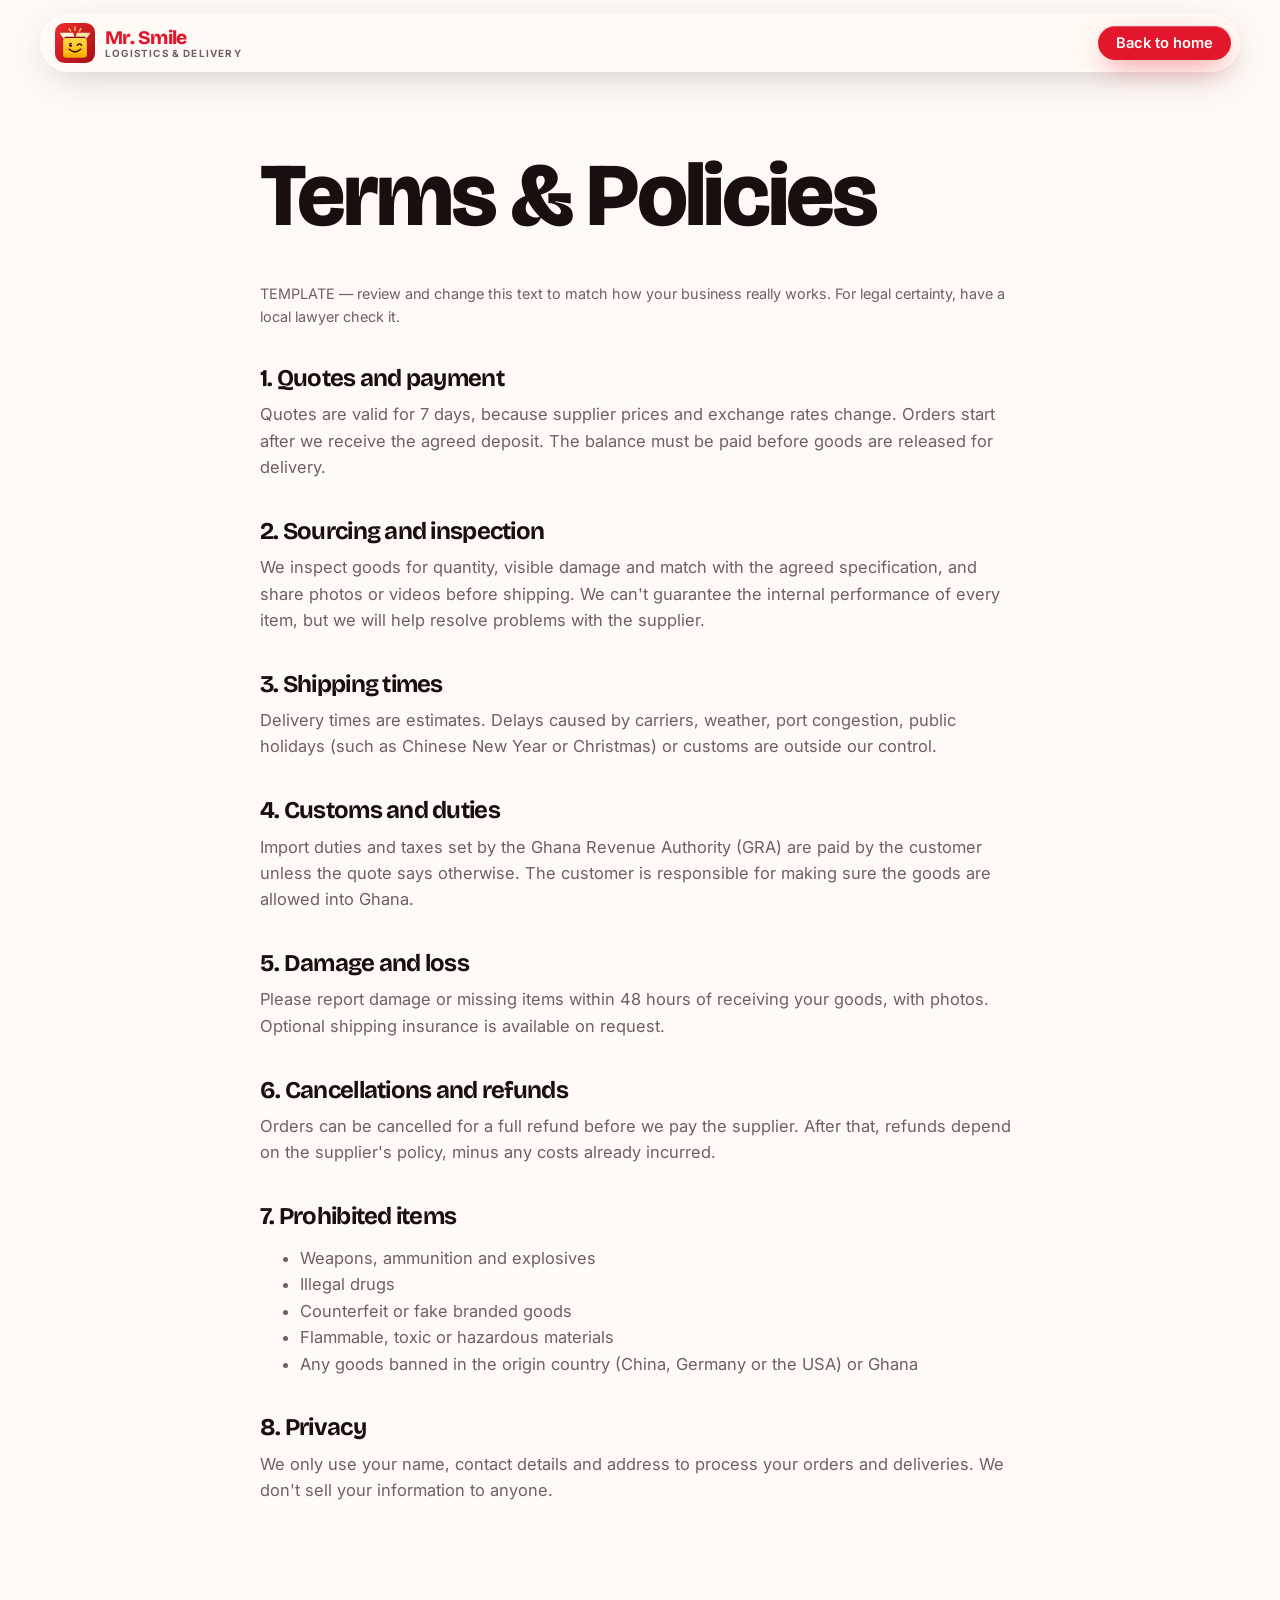
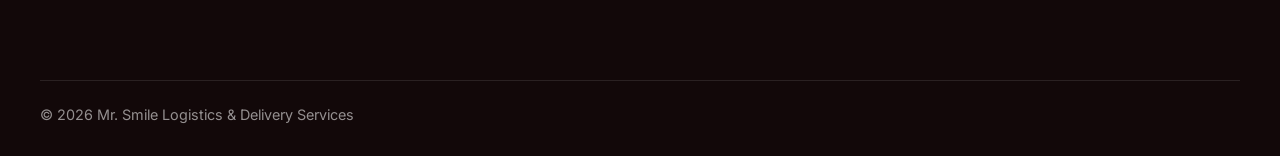
<file: terms.html>
<!doctype html>
<html lang="en">
<head>
  <meta charset="utf-8">
  <meta name="viewport" content="width=device-width, initial-scale=1">
  <title>Terms &amp; Policies | Mr. Smile Logistics</title>
  <link rel="icon" href="images/logo.svg" type="image/svg+xml">
  <link href="https://fonts.googleapis.com/css2?family=Bricolage+Grotesque:opsz,wght@12..96,500..800&family=Instrument+Serif:ital@1&family=Inter:wght@400;500;600;700&display=swap" rel="stylesheet">
  <link rel="stylesheet" href="styles.css?v=26">
</head>
<body>
<header class="header">
  <nav class="nav" aria-label="Main">
    <a href="index.html" class="logo"><img src="images/logo.svg" alt="" width="40" height="40"><span class="logo-text"><strong data-site="shortName"></strong><small>Logistics &amp; Delivery</small></span></a>
    <a href="index.html" class="btn btn-sm">Back to home</a>
  </nav>
</header>

<main class="legal container narrow">
  <h1>Terms &amp; Policies</h1>
  <p class="small">TEMPLATE — review and change this text to match how your business really works. For legal certainty, have a local lawyer check it.</p>

  <h2>1. Quotes and payment</h2>
  <p>Quotes are valid for 7 days, because supplier prices and exchange rates change. Orders start after we receive the agreed deposit. The balance must be paid before goods are released for delivery.</p>

  <h2>2. Sourcing and inspection</h2>
  <p>We inspect goods for quantity, visible damage and match with the agreed specification, and share photos or videos before shipping. We can't guarantee the internal performance of every item, but we will help resolve problems with the supplier.</p>

  <h2>3. Shipping times</h2>
  <p>Delivery times are estimates. Delays caused by carriers, weather, port congestion, public holidays (such as Chinese New Year or Christmas) or customs are outside our control.</p>

  <h2>4. Customs and duties</h2>
  <p>Import duties and taxes set by the Ghana Revenue Authority (GRA) are paid by the customer unless the quote says otherwise. The customer is responsible for making sure the goods are allowed into Ghana.</p>

  <h2>5. Damage and loss</h2>
  <p>Please report damage or missing items within 48 hours of receiving your goods, with photos. Optional shipping insurance is available on request.</p>

  <h2>6. Cancellations and refunds</h2>
  <p>Orders can be cancelled for a full refund before we pay the supplier. After that, refunds depend on the supplier's policy, minus any costs already incurred.</p>

  <h2>7. Prohibited items</h2>
  <ul>
    <li>Weapons, ammunition and explosives</li>
    <li>Illegal drugs</li>
    <li>Counterfeit or fake branded goods</li>
    <li>Flammable, toxic or hazardous materials</li>
    <li>Any goods banned in the origin country (China, Germany or the USA) or Ghana</li>
  </ul>

  <h2>8. Privacy</h2>
  <p>We only use your name, contact details and address to process your orders and deliveries. We don't sell your information to anyone.</p>
</main>

<footer class="footer">
  <div class="container footer-bottom">
    <p class="small">© <span id="year"></span> <span data-site="name"></span></p>
  </div>
</footer>

<script src="config.js?v=26"></script>
<script src="tracking.js?v=26"></script>
<script src="script.js?v=26"></script>
</body>
</html>
</file>
<file: styles.css>
/* =====================================================================
   Mr. Smile — 2026 design
   ===================================================================== */
:root {
  --red: #e3172b;
  --red-2: #ff4b3e;
  --red-dark: #9b0e1c;
  --yellow: #ffc933;
  --yellow-soft: #fff3cf;
  --ink: #1a0f10;
  --dark: #120809;
  --dark-2: #1d0f11;
  --bg: #fffaf6;
  --bg-soft: #fbf1ea;
  --white: #ffffff;

  --fg: var(--ink);
  --fg-muted: #6f6061;
  --line: rgba(26, 15, 16, .09);
  --card: #ffffff;

  --display: "Bricolage Grotesque", Inter, system-ui, sans-serif;
  --serif: "Instrument Serif", Georgia, serif;
  --body: Inter, system-ui, -apple-system, "Segoe UI", Roboto, sans-serif;

  --r-sm: 14px;
  --r: 24px;
  --r-lg: 36px;
  --shadow: 0 1px 2px rgba(26,15,16,.04), 0 12px 40px -12px rgba(26,15,16,.14);
  --shadow-lg: 0 30px 80px -20px rgba(26,15,16,.35);
  --ease: cubic-bezier(.2, .8, .2, 1);
}

*, *::before, *::after { box-sizing: border-box; }
html { scroll-behavior: smooth; scroll-padding-top: 96px; -webkit-text-size-adjust: 100%; }
body {
  margin: 0; font-family: var(--body); font-size: 16.5px; line-height: 1.6;
  color: var(--fg); background: var(--bg); -webkit-font-smoothing: antialiased; overflow-x: hidden;
}
img, svg { max-width: 100%; }
a { color: var(--red); text-underline-offset: 3px; }
h1, h2, h3 { font-family: var(--display); color: var(--fg); margin: 0 0 .45em; line-height: 1.02; letter-spacing: -.03em; font-weight: 700; }
h1 { font-size: clamp(2.8rem, 7vw, 5.6rem); font-weight: 800; }
h2 { font-size: clamp(2.1rem, 4.6vw, 3.6rem); }
h3 { font-size: 1.25rem; letter-spacing: -.015em; line-height: 1.2; }
h1 em, h2 em {
  font-family: var(--serif); font-style: italic; font-weight: 400; letter-spacing: -.01em;
}
p { margin: 0 0 1em; }
::selection { background: var(--yellow); color: var(--ink); }

.container { width: min(1200px, 100% - 32px); margin-inline: auto; }
.narrow { width: min(760px, 100% - 32px); }
.center { text-align: center; }
.section { position: relative; padding: clamp(80px, 11vw, 140px) 0; }
.section.soft { background: var(--bg-soft); }
.small { font-size: .9rem; color: var(--fg-muted); }
.light { color: var(--yellow) !important; }

.eyebrow {
  display: inline-flex; align-items: center; gap: 8px; margin: 0 0 18px;
  font-size: .78rem; font-weight: 700; text-transform: uppercase; letter-spacing: .14em; color: var(--red);
}
.eyebrow::before { content: ""; width: 18px; height: 2px; border-radius: 2px; background: currentColor; }
.head { max-width: 760px; margin-bottom: 48px; }
.head-row { max-width: none; display: flex; justify-content: space-between; align-items: flex-end; gap: 24px; flex-wrap: wrap; }
.head-row .section-sub { max-width: 380px; margin: 0; }
.section-sub { color: var(--fg-muted); font-size: 1.05rem; }

/* ---------- Buttons ---------- */
.btn {
  display: inline-flex; align-items: center; justify-content: center; gap: 10px;
  padding: 14px 24px; border-radius: 999px; border: 0; cursor: pointer;
  font: 600 1rem/1 var(--body); text-decoration: none; white-space: nowrap;
  background: var(--red); color: #fff;
  box-shadow: 0 10px 30px -8px rgba(227, 23, 43, .6), inset 0 1px 0 rgba(255,255,255,.25);
  transition: transform .25s var(--ease), box-shadow .25s var(--ease), background .25s;
}
.btn:hover { transform: translateY(-2px); background: var(--red-2); box-shadow: 0 16px 36px -10px rgba(227, 23, 43, .7); }
.btn .arrow { transition: transform .25s var(--ease); }
.btn:hover .arrow { transform: translateX(4px); }
.btn-lg { padding: 18px 30px; font-size: 1.05rem; }
.btn-sm { padding: 10px 18px; font-size: .92rem; }
.btn-block { width: 100%; }
.btn-glass {
  background: rgba(255,255,255,.1); color: #fff; box-shadow: inset 0 0 0 1px rgba(255,255,255,.25);
  backdrop-filter: blur(12px); -webkit-backdrop-filter: blur(12px);
}
.btn-glass:hover { background: rgba(255,255,255,.18); box-shadow: inset 0 0 0 1px rgba(255,255,255,.4); }
.btn-white { background: #fff; color: var(--ink); box-shadow: 0 10px 30px -10px rgba(0,0,0,.35); }
.btn-white:hover { background: var(--yellow); }
.btn-dark { background: var(--ink); box-shadow: 0 10px 30px -10px rgba(0,0,0,.4); }
.btn-dark:hover { background: #000; }
.wa-ico { width: 20px; height: 20px; fill: #25d366; }

/* ---------- Floating nav ---------- */
.header { position: fixed; top: 14px; left: 0; right: 0; z-index: 50; pointer-events: none; }
.nav {
  pointer-events: auto; width: min(1200px, 100% - 24px); margin-inline: auto;
  display: flex; align-items: center; gap: 18px; padding: 8px 8px 8px 14px;
  background: rgba(255, 250, 246, .72); border: 1px solid rgba(255,255,255,.6);
  backdrop-filter: saturate(180%) blur(18px); -webkit-backdrop-filter: saturate(180%) blur(18px);
  border-radius: 999px; box-shadow: 0 10px 40px -12px rgba(0,0,0,.25);
}
.logo { display: flex; align-items: center; gap: 10px; text-decoration: none; color: var(--fg); margin-right: auto; }
.logo img { width: 40px; height: 40px; flex-shrink: 0; }
.logo-text { display: flex; flex-direction: column; line-height: 1.05; }
.logo-text strong { font-family: var(--display); font-size: 1.2rem; font-weight: 800; letter-spacing: -.03em; color: var(--red); }
.logo-text small { font-size: .62rem; font-weight: 700; text-transform: uppercase; letter-spacing: .12em; color: var(--fg-muted); }
.logo.light .logo-text strong { color: #fff; }
.logo.light .logo-text small { color: var(--yellow); }
.links { display: flex; align-items: center; gap: 4px; }
.links a:not(.btn) {
  color: var(--fg); text-decoration: none; font-weight: 500; font-size: .93rem; padding: 9px 14px; border-radius: 999px;
  transition: background .2s;
}
.links a:not(.btn):hover { background: rgba(26,15,16,.06); }
.links-cta { display: none; }
.menu-btn { display: none; width: 44px; height: 44px; border-radius: 50%; border: 0; background: var(--ink); cursor: pointer; position: relative; }
.menu-btn span { position: absolute; left: 13px; right: 13px; height: 2px; background: #fff; border-radius: 2px; transition: transform .3s var(--ease); }
.menu-btn span:first-child { top: 18px; } .menu-btn span:last-child { top: 25px; }
.menu-btn[aria-expanded="true"] span:first-child { transform: translateY(3.5px) rotate(45deg); }
.menu-btn[aria-expanded="true"] span:last-child { transform: translateY(-3.5px) rotate(-45deg); }

/* ---------- Hero ---------- */
.hero {
  position: relative; isolation: isolate; overflow: hidden; background: var(--dark); color: #fff;
  padding: clamp(130px, 16vw, 180px) 0 0; min-height: 100svh; display: flex; flex-direction: column;
}
.hero-bg { position: absolute; inset: 0; z-index: -3; }
.hero-bg img { width: 100%; height: 100%; object-fit: cover; opacity: .38; filter: saturate(.9); transform: scale(1.05); }
.hero::before {
  content: ""; position: absolute; inset: 0; z-index: -2;
  background:
    linear-gradient(180deg, rgba(18,8,9,.55) 0%, rgba(18,8,9,.35) 40%, var(--dark) 100%),
    linear-gradient(90deg, rgba(18,8,9,.85) 0%, rgba(18,8,9,.2) 70%);
}
.hero::after { /* grain */
  content: ""; position: absolute; inset: 0; z-index: -1; opacity: .08; pointer-events: none; mix-blend-mode: overlay;
  background-image: url("data:image/svg+xml,%3Csvg xmlns='http://www.w3.org/2000/svg' width='160' height='160'%3E%3Cfilter id='n'%3E%3CfeTurbulence type='fractalNoise' baseFrequency='.9' numOctaves='3'/%3E%3C/filter%3E%3Crect width='100%25' height='100%25' filter='url(%23n)'/%3E%3C/svg%3E");
}
.aurora { position: absolute; inset: 0; z-index: -2; pointer-events: none; overflow: hidden; }
.aurora span { position: absolute; border-radius: 50%; filter: blur(80px); opacity: .55; animation: drift 18s ease-in-out infinite alternate; }
.aurora span:nth-child(1) { width: 520px; height: 520px; background: var(--red); top: -120px; right: -80px; }
.aurora span:nth-child(2) { width: 380px; height: 380px; background: var(--yellow); top: 35%; right: 22%; opacity: .28; animation-delay: -6s; }
.aurora span:nth-child(3) { width: 460px; height: 460px; background: #ff6a2b; bottom: -200px; left: -120px; opacity: .3; animation-delay: -12s; }
@keyframes drift { to { transform: translate(-60px, 40px) scale(1.15); } }

.hero-grid { display: grid; grid-template-columns: 1.25fr .9fr; gap: 56px; align-items: center; flex: 1; padding-bottom: 70px; }
.hero h1 { color: #fff; margin: 22px 0 22px; }
.hero h1 em { color: var(--yellow); }
.pill {
  display: inline-flex; align-items: center; gap: 10px; padding: 8px 16px 8px 12px; border-radius: 999px;
  background: rgba(255,255,255,.08); border: 1px solid rgba(255,255,255,.16); font-size: .88rem; font-weight: 500;
  backdrop-filter: blur(10px); -webkit-backdrop-filter: blur(10px);
}
.pill b { color: var(--yellow); }
.pulse { width: 8px; height: 8px; border-radius: 50%; background: #3ee07a; box-shadow: 0 0 0 0 rgba(62,224,122,.6); animation: pulse 2s infinite; }
@keyframes pulse { 70% { box-shadow: 0 0 0 10px rgba(62,224,122,0); } 100% { box-shadow: 0 0 0 0 rgba(62,224,122,0); } }
.lead { font-size: clamp(1.05rem, 1.6vw, 1.22rem); color: rgba(255,255,255,.75); max-width: 36em; }
.hero-actions { display: flex; flex-wrap: wrap; gap: 12px; margin: 34px 0 30px; }
.hero-points { list-style: none; padding: 0; margin: 0; display: flex; flex-wrap: wrap; gap: 8px; }
.hero-points li {
  font-size: .85rem; padding: 6px 14px; border-radius: 999px; color: rgba(255,255,255,.85);
  border: 1px solid rgba(255,255,255,.14); background: rgba(255,255,255,.04);
}

.hero-card {
  position: relative; padding: 28px; border-radius: var(--r-lg);
  background: linear-gradient(160deg, rgba(255,255,255,.14), rgba(255,255,255,.04));
  border: 1px solid rgba(255,255,255,.18); box-shadow: var(--shadow-lg), inset 0 1px 0 rgba(255,255,255,.2);
  backdrop-filter: blur(24px) saturate(140%); -webkit-backdrop-filter: blur(24px) saturate(140%);
  animation: float 7s ease-in-out infinite;
}
@keyframes float { 50% { transform: translateY(-10px); } }
.hero-sticker {
  position: absolute; top: -34px; right: -18px; width: 88px; height: 88px; border-radius: 24px;
  transform: rotate(10deg); box-shadow: 0 18px 40px -10px rgba(0,0,0,.5);
}
.hc-top { display: flex; justify-content: space-between; align-items: center; margin-bottom: 26px; }
.tag-soft { font-size: .75rem; font-weight: 600; padding: 5px 12px; border-radius: 999px; background: rgba(255,201,51,.16); color: var(--yellow); }
.hc-code { font-family: var(--display); font-weight: 700; letter-spacing: .02em; color: rgba(255,255,255,.7); margin-right: 60px; }
.hc-route { display: grid; grid-template-columns: auto 1fr auto; align-items: center; gap: 14px; }
.hc-route small { display: block; font-size: .72rem; text-transform: uppercase; letter-spacing: .1em; color: rgba(255,255,255,.5); }
.hc-route strong { display: block; font-family: var(--display); font-size: 1.45rem; letter-spacing: -.02em; }
.hc-route span { font-size: .85rem; color: rgba(255,255,255,.6); }
.hc-route .right { text-align: right; }
.hc-line { position: relative; height: 2px; background: repeating-linear-gradient(90deg, rgba(255,255,255,.35) 0 6px, transparent 6px 12px); }
.hc-line i { position: absolute; left: 0; top: -4px; width: 10px; height: 10px; border-radius: 50%; background: var(--yellow); box-shadow: 0 0 16px var(--yellow); animation: travel 4s var(--ease) infinite; }
.hc-line b { position: absolute; right: -2px; top: -5px; width: 12px; height: 12px; border-radius: 50%; border: 2px solid #fff; }
@keyframes travel { 0% { left: 0; opacity: 0; } 10% { opacity: 1; } 85% { opacity: 1; } 100% { left: calc(100% - 10px); opacity: 0; } }
.hc-progress { height: 8px; border-radius: 99px; background: rgba(255,255,255,.1); margin: 26px 0 20px; overflow: hidden; }
.hc-progress span { display: block; height: 100%; border-radius: inherit; background: linear-gradient(90deg, var(--red), var(--yellow)); }
.hc-steps { list-style: none; margin: 0 0 22px; padding: 0; display: grid; gap: 10px; }
.hc-steps li { display: flex; align-items: center; gap: 12px; font-size: .95rem; color: rgba(255,255,255,.45); }
.hc-steps li::before { content: ""; width: 20px; height: 20px; border-radius: 50%; border: 2px solid rgba(255,255,255,.25); flex-shrink: 0; }
.hc-steps .done { color: rgba(255,255,255,.85); }
.hc-steps .done::before { border-color: #3ee07a; background: #3ee07a url("data:image/svg+xml,%3Csvg xmlns='http://www.w3.org/2000/svg' viewBox='0 0 24 24' fill='none' stroke='%23120809' stroke-width='3.5' stroke-linecap='round' stroke-linejoin='round'%3E%3Cpath d='M6 12l4 4 8-8'/%3E%3C/svg%3E") center/12px no-repeat; }
.hc-steps .now { color: #fff; font-weight: 600; }
.hc-steps .now::before { border-color: var(--yellow); background: radial-gradient(var(--yellow) 40%, transparent 45%); }
.hc-link { display: flex; justify-content: space-between; align-items: center; padding: 14px 18px; border-radius: 16px; background: rgba(255,255,255,.08); color: #fff; text-decoration: none; font-weight: 600; transition: background .2s; }
.hc-link:hover { background: rgba(255,255,255,.14); }

/* marquee */
.marquee { border-top: 1px solid rgba(255,255,255,.1); padding: 22px 0; overflow: hidden; mask-image: linear-gradient(90deg, transparent, #000 10%, #000 90%, transparent); -webkit-mask-image: linear-gradient(90deg, transparent, #000 10%, #000 90%, transparent); }
.marquee-track { display: flex; width: max-content; animation: marquee 40s linear infinite; }
.marquee-track span { font-family: var(--display); font-size: clamp(1.1rem, 2vw, 1.5rem); font-weight: 600; color: rgba(255,255,255,.55); padding: 0 28px; white-space: nowrap; display: flex; align-items: center; }
.marquee-track span::after { content: "✦"; color: var(--red-2); font-size: .8em; margin-left: 56px; }
@keyframes marquee { to { transform: translateX(-50%); } }

/* ---------- Facts ---------- */
.facts { padding: 40px 0; border-bottom: 1px solid var(--line); }
.facts-grid { display: grid; grid-template-columns: repeat(4, 1fr); gap: 24px; }
.facts-grid > div { padding-left: 20px; border-left: 2px solid var(--line); }
.facts-grid strong { display: block; font-family: var(--display); font-size: clamp(1.4rem, 2.6vw, 2rem); letter-spacing: -.03em; line-height: 1.1; margin-bottom: 6px; }
.facts-grid span { font-size: .9rem; color: var(--fg-muted); }

/* ---------- Next shipments ---------- */
.schedule { padding-bottom: 20px; }
.sched { display: grid; grid-template-columns: repeat(auto-fill, minmax(280px, 1fr)); gap: 16px; }
.sched-card {
  position: relative; padding: 26px; border-radius: var(--r); background: #fff; border: 1px solid var(--line); box-shadow: var(--shadow);
  display: flex; flex-direction: column; gap: 14px;
}
.sched-card.urgent { border-color: rgba(227,23,43,.35); background: linear-gradient(180deg, #fff1f0, #fff 55%); }
.sched-top { display: flex; justify-content: space-between; align-items: center; gap: 10px; flex-wrap: wrap; }
.sched-method { font-size: .75rem; font-weight: 700; padding: 6px 12px; border-radius: 999px; background: var(--bg-soft); }
.sched-left { font-size: .8rem; font-weight: 700; color: #1a8a4a; }
.urgent .sched-left { color: var(--red); }
.sched-card h3 { font-size: 1.6rem; margin: 0; }
.sched-card h3 span { color: var(--fg-muted); font-weight: 600; }
.sched-card dl { display: grid; grid-template-columns: 1fr 1fr; gap: 12px; margin: 0; }
.sched-card dt { font-size: .72rem; text-transform: uppercase; letter-spacing: .08em; color: var(--fg-muted); }
.sched-card dd { margin: 2px 0 0; font-weight: 700; }
.sched-note { margin: 0; font-size: .9rem; color: var(--fg-muted); }
.sched-card .btn { margin-top: auto; }
.sched-empty {
  grid-column: 1 / -1; display: flex; justify-content: space-between; align-items: center; gap: 20px; flex-wrap: wrap;
  padding: 30px; border-radius: var(--r); background: var(--bg-soft); border: 1px dashed rgba(227,23,43,.3);
}
.sched-empty h3 { margin-bottom: 4px; }
.sched-empty p { margin: 0; color: var(--fg-muted); }

/* ---------- Bento services ---------- */
.bento { display: grid; grid-template-columns: repeat(4, 1fr); grid-auto-rows: minmax(230px, auto); gap: 16px; }
.b-card {
  position: relative; overflow: hidden; border-radius: var(--r); padding: 28px; background: var(--card);
  border: 1px solid var(--line); box-shadow: var(--shadow); display: flex; flex-direction: column; justify-content: flex-end;
  transition: transform .4s var(--ease), box-shadow .4s var(--ease);
}
.b-card:hover { transform: translateY(-4px); box-shadow: 0 30px 60px -24px rgba(26,15,16,.3); }
.b-card h3 { font-size: 1.35rem; margin-bottom: .35em; }
.b-card p { margin: 0; color: var(--fg-muted); }
.b-icon {
  position: absolute; top: 24px; left: 24px; width: 50px; height: 50px; border-radius: 16px; display: grid; place-items: center;
  background: var(--bg-soft);
}
.b-icon svg { width: 24px; height: 24px; fill: none; stroke: var(--red); stroke-width: 2; stroke-linecap: round; stroke-linejoin: round; }
.b-car { grid-column: span 2; grid-row: span 2; }
.b-wide { grid-column: span 2; }
.b-img { color: #fff; border: 0; min-height: 260px; }
.b-img > img { position: absolute; inset: 0; width: 100%; height: 100%; object-fit: cover; transition: transform .8s var(--ease); }
.b-img:hover > img { transform: scale(1.06); }
.b-img::after { content: ""; position: absolute; inset: 0; background: linear-gradient(180deg, rgba(18,8,9,0) 30%, rgba(18,8,9,.88)); }
.b-body { position: relative; z-index: 1; }
.b-img h3 { color: #fff; } .b-img p { color: rgba(255,255,255,.8); }
.b-car h3 { font-size: clamp(1.8rem, 3vw, 2.6rem); }
.chip { display: inline-block; font-size: .72rem; font-weight: 700; text-transform: uppercase; letter-spacing: .1em; padding: 6px 12px; border-radius: 999px; background: var(--yellow); color: var(--ink); margin-bottom: 14px; }
.b-yellow { background: var(--yellow); border-color: transparent; }
.b-yellow p { color: rgba(26,15,16,.75); }
.b-yellow .b-icon { background: rgba(255,255,255,.55); }
.b-red { background: linear-gradient(140deg, var(--red), var(--red-dark)); border: 0; color: #fff; justify-content: center; align-items: flex-start; }
.b-red h3 { color: #fff; font-size: clamp(1.5rem, 2.4vw, 2rem); }
.b-red p { color: rgba(255,255,255,.8); margin-bottom: 20px; max-width: 30em; }

/* ---------- Steps ---------- */
.steps { list-style: none; margin: 0; padding: 0; display: grid; grid-template-columns: repeat(3, 1fr); gap: 16px; }
.steps li { position: relative; padding: 30px; border-radius: var(--r); background: var(--card); border: 1px solid var(--line); overflow: hidden; }
.steps span {
  display: block; font-family: var(--display); font-weight: 800; font-size: 4.2rem; line-height: .9; letter-spacing: -.05em;
  color: transparent; -webkit-text-stroke: 1.5px rgba(227,23,43,.4); margin-bottom: 18px; transition: color .3s;
}
.steps li:hover span { color: var(--red); -webkit-text-stroke-color: var(--red); }
.steps p { color: var(--fg-muted); margin: 0; }

/* ---------- Popular items tiles (bento gallery) ---------- */
.tiles { display: grid; grid-template-columns: repeat(4, 1fr); grid-auto-rows: 230px; grid-auto-flow: dense; gap: 14px; }
.tile {
  position: relative; border: 0; padding: 0; border-radius: var(--r); overflow: hidden; cursor: pointer;
  background: var(--bg-soft); font: inherit; text-align: left; isolation: isolate;
  transition: transform .4s var(--ease), box-shadow .4s var(--ease);
}
.tile:nth-child(1) { grid-column: span 2; grid-row: span 2; }
.tile:nth-child(8) { grid-column: span 2; }
.tile img { position: absolute; inset: 0; width: 100%; height: 100%; object-fit: cover; transition: transform .8s var(--ease); z-index: -1; }
.tile::after { content: ""; position: absolute; inset: 0; z-index: -1; background: linear-gradient(180deg, transparent 45%, rgba(18,8,9,.85)); }
.tile-label {
  position: absolute; left: 18px; right: 18px; bottom: 16px; color: #fff;
  font-family: var(--display); font-weight: 700; font-size: 1.15rem; letter-spacing: -.02em; line-height: 1.15;
}
.tile:nth-child(1) .tile-label { font-size: clamp(1.6rem, 3vw, 2.4rem); left: 26px; bottom: 24px; }
.tile-label small {
  display: table; font-family: var(--body); font-weight: 600; font-size: .72rem; letter-spacing: 0; margin-top: 8px;
  padding: 4px 10px; border-radius: 999px; background: rgba(255,255,255,.2); backdrop-filter: blur(8px); -webkit-backdrop-filter: blur(8px);
}
.tile:hover { transform: translateY(-4px); box-shadow: 0 30px 60px -24px rgba(26,15,16,.45); }
.tile:hover img { transform: scale(1.07); }
.tile:focus-visible { outline: 3px solid var(--red); outline-offset: 3px; }
.credit { font-size: .78rem; color: var(--fg-muted); margin-top: 16px; }
.credit a { color: inherit; }

/* ---------- Dark section (rates) ---------- */
.dark { --fg: #fff; --fg-muted: rgba(255,255,255,.62); --line: rgba(255,255,255,.1); background: var(--dark); color: var(--fg); overflow: hidden; isolation: isolate; }
.dark .eyebrow { color: var(--yellow); }
.dark h2 em { color: var(--yellow); }
.glow { position: absolute; z-index: -1; width: 700px; height: 700px; border-radius: 50%; right: -200px; top: -200px; background: radial-gradient(circle, rgba(227,23,43,.35), transparent 65%); pointer-events: none; }
.two-col { display: grid; grid-template-columns: 1.15fr 1fr; gap: clamp(32px, 5vw, 64px); align-items: start; }
.two-col > * { min-width: 0; }

.notice {
  margin: 8px 0 22px; padding: 18px 20px; border-radius: 18px; font-size: .93rem; color: var(--fg-muted);
  background: rgba(255,201,51,.08); border: 1px solid rgba(255,201,51,.25);
}
.notice strong { display: block; margin-bottom: 4px; color: var(--yellow); }
.notice a { color: var(--yellow); }
.notice span { display: block; margin-top: 6px; font-size: .85rem; }
.table-wrap { overflow-x: auto; border-radius: 18px; border: 1px solid var(--line); margin-bottom: 14px; }
.rates { width: 100%; border-collapse: collapse; }
.rates th, .rates td { text-align: left; padding: 16px 18px; border-bottom: 1px solid var(--line); vertical-align: top; }
.rates th { font-size: .72rem; text-transform: uppercase; letter-spacing: .1em; color: var(--fg-muted); font-weight: 600; background: rgba(255,255,255,.03); }
.rates td { font-weight: 600; }
.rates td small { display: block; font-weight: 400; color: var(--fg-muted); font-size: .82rem; margin-top: 2px; }
.rates tr:last-child td { border-bottom: 0; }
.rates tbody tr { transition: background .2s; }
.rates tbody tr:hover { background: rgba(255,255,255,.03); }

/* panels & forms */
.panel { background: #fff; border-radius: var(--r-lg); padding: clamp(22px, 3vw, 34px); box-shadow: var(--shadow-lg); color: var(--ink); --fg: var(--ink); --fg-muted: #6f6061; }
.panel h3 { font-size: 1.5rem; margin-bottom: 4px; }
.panel.glass {
  background: linear-gradient(160deg, rgba(255,255,255,.1), rgba(255,255,255,.03)); color: #fff;
  border: 1px solid rgba(255,255,255,.14); box-shadow: inset 0 1px 0 rgba(255,255,255,.12);
  backdrop-filter: blur(20px); -webkit-backdrop-filter: blur(20px); --fg: #fff; --fg-muted: rgba(255,255,255,.62);
}
.panel.glass h3 { color: #fff; }
label { display: block; font-weight: 600; font-size: .88rem; margin-bottom: 16px; color: var(--fg); }
input, select, textarea {
  display: block; width: 100%; margin-top: 8px; padding: 14px 16px; font: 400 1rem var(--body);
  border: 1.5px solid rgba(26,15,16,.1); border-radius: 14px; background-color: #fbf7f3; color: var(--ink);
  transition: border-color .2s, box-shadow .2s, background-color .2s; appearance: none; -webkit-appearance: none;
}
select { background-image: url("data:image/svg+xml,%3Csvg xmlns='http://www.w3.org/2000/svg' viewBox='0 0 24 24' fill='none' stroke='%236f6061' stroke-width='2.2' stroke-linecap='round'%3E%3Cpath d='M6 9l6 6 6-6'/%3E%3C/svg%3E"); background-repeat: no-repeat; background-position: right 14px center; background-size: 18px; padding-right: 44px; }
input:focus, select:focus, textarea:focus { outline: none; border-color: var(--red); background-color: #fff; box-shadow: 0 0 0 4px rgba(227,23,43,.12); }
.glass input, .glass select { background-color: rgba(255,255,255,.06); border-color: rgba(255,255,255,.14); color: #fff; }
.glass select option { color: var(--ink); }
.glass input::placeholder { color: rgba(255,255,255,.4); }
.glass input:focus, .glass select:focus { background-color: rgba(255,255,255,.1); border-color: var(--yellow); box-shadow: 0 0 0 4px rgba(255,201,51,.15); }
.row { display: grid; grid-template-columns: 1fr 1fr; gap: 14px; }
.calc-result {
  border-radius: 18px; padding: 20px; color: var(--fg-muted); display: flex; flex-direction: column; gap: 10px; align-items: flex-start;
  background: rgba(255,201,51,.08); border: 1px solid rgba(255,201,51,.2);
}
.calc-result strong { font-family: var(--display); font-size: 2.2rem; letter-spacing: -.03em; color: var(--fg); line-height: 1; }
.calc-result b { color: var(--fg); }
.tag { display: inline-block; background: var(--red); color: #fff; font-size: .68rem; font-weight: 700; text-transform: uppercase; letter-spacing: .1em; padding: 4px 10px; border-radius: 999px; }

/* ---------- Tracking ---------- */
.track-form {
  display: flex; gap: 8px; padding: 8px; margin: 28px auto 24px; max-width: 560px; border-radius: 999px;
  background: #fff; border: 1px solid var(--line); box-shadow: var(--shadow);
}
.track-form input { margin: 0; border: 0; background: transparent; border-radius: 999px; padding-left: 20px; font-size: 1.05rem; }
.track-form input:focus { box-shadow: none; background: transparent; }
.track-card { text-align: left; border: 1px solid var(--line); border-radius: var(--r); padding: 26px; background: #fff; box-shadow: var(--shadow); }
.track-card.empty { background: var(--bg-soft); box-shadow: none; }
.track-head { display: grid; grid-template-columns: repeat(4, 1fr); gap: 14px; margin-bottom: 20px; }
.track-head small { display: block; color: var(--fg-muted); font-size: .75rem; text-transform: uppercase; letter-spacing: .08em; }
.track-status { font-family: var(--display); font-size: 1.6rem; font-weight: 700; letter-spacing: -.02em; color: var(--red); margin-bottom: .3em; }
.timeline { list-style: none; padding: 0; margin: 20px 0 0; }
.timeline li { position: relative; padding: 0 0 18px 34px; color: var(--fg-muted); }
.timeline li::before { content: ""; position: absolute; left: 3px; top: 4px; width: 16px; height: 16px; border-radius: 50%; background: #fff; border: 2px solid var(--line); z-index: 1; }
.timeline li::after { content: ""; position: absolute; left: 10px; top: 18px; bottom: -2px; width: 2px; background: var(--line); }
.timeline li:last-child::after { display: none; }
.timeline .done { color: var(--fg); }
.timeline .done::before { background: #1fb760; border-color: #1fb760; }
.timeline .done::after { background: #1fb760; }
.timeline .active { color: var(--fg); font-weight: 700; }
.timeline .active::before { background: var(--red); border-color: var(--red); box-shadow: 0 0 0 5px rgba(227,23,43,.18); }

/* ---------- Why ---------- */
.why { display: grid; grid-template-columns: repeat(4, 1fr); gap: 16px; }
.why > div { padding: 28px; border-radius: var(--r); background: #fff; border: 1px solid var(--line); }
.why-n { display: grid; place-items: center; width: 44px; height: 44px; border-radius: 14px; background: var(--ink); color: var(--yellow); margin-bottom: 20px; }
.why p { color: var(--fg-muted); margin: 0; }

/* ---------- Reviews ---------- */
.rv-stars { color: #f5a623; letter-spacing: 2px; font-size: 1.05rem; }
.rv-summary { display: flex; align-items: baseline; gap: 10px; flex-wrap: wrap; }
.rv-summary strong { font-family: var(--display); font-size: 3rem; line-height: 1; letter-spacing: -.04em; }
.rv-summary small { color: var(--fg-muted); }
.rv-grid { display: grid; grid-template-columns: repeat(auto-fill, minmax(290px, 1fr)); gap: 16px; margin-bottom: 28px; }
.rv-card { margin: 0; padding: 26px; border-radius: var(--r); background: #fff; border: 1px solid var(--line); box-shadow: var(--shadow); display: flex; flex-direction: column; gap: 14px; }
.rv-card blockquote { margin: 0; font-size: 1.02rem; line-height: 1.55; flex: 1; }
.rv-card blockquote::before { content: "“"; font-family: var(--serif); font-size: 2.6rem; line-height: 0; vertical-align: -.45em; color: var(--red); margin-right: 4px; }
.rv-card figcaption { display: flex; align-items: center; gap: 12px; }
.rv-card figcaption small { display: block; color: var(--fg-muted); font-size: .8rem; }
.rv-avatar { display: grid; place-items: center; width: 40px; height: 40px; border-radius: 50%; background: var(--yellow); font-weight: 800; flex-shrink: 0; }
.rv-empty { grid-column: 1 / -1; display: flex; align-items: center; gap: 18px; flex-wrap: wrap; padding: 26px 30px; border-radius: var(--r); background: var(--bg-soft); border: 1px dashed rgba(227,23,43,.3); }
.rv-empty p { margin: 0; color: var(--fg-muted); }
.rv-empty .rv-stars { font-size: 1.6rem; }
.rv-form { max-width: 720px; margin: 0 auto; }
.rv-form-head h3 { font-size: 1.6rem; }
.stars { border: 0; padding: 0; margin: 4px 0 18px; display: flex; flex-wrap: wrap; align-items: center; column-gap: 14px; }
.stars legend { font-weight: 600; font-size: .88rem; margin-bottom: 6px; padding: 0; }
.stars-row { display: inline-flex; flex-direction: row-reverse; gap: 2px; }
.stars input { position: absolute; opacity: 0; width: 1px; height: 1px; }
.stars label { margin: 0; padding: 2px; font-size: 2.6rem; line-height: 1; color: #e3d9d4; cursor: pointer; transition: transform .15s; -webkit-tap-highlight-color: transparent; touch-action: manipulation; }
.stars label:hover, .stars label:hover ~ label, .stars input:checked ~ label { color: #f5a623; }
.stars label:hover { transform: scale(1.12); }
.stars input:focus-visible + label { outline: 2px solid var(--red); outline-offset: 2px; border-radius: 4px; }
.stars-text { font-weight: 600; color: var(--fg-muted); font-size: .9rem; white-space: nowrap; }
.stars.need .stars-text { color: var(--red); }
.stars.need label { animation: nudge .4s; }
@keyframes nudge { 30% { transform: translateX(-3px); } 70% { transform: translateX(3px); } }
.rv-pick { display: inline-flex; gap: 2px; }
.rv-pick button { border: 0; background: none; padding: 2px; font-size: 2.2rem; line-height: 1; color: #f5a623; cursor: pointer; transition: transform .15s; -webkit-tap-highlight-color: transparent; touch-action: manipulation; }
.rv-pick:hover button { color: #e3d9d4; }
.rv-pick button.lit { color: #f5a623; transform: scale(1.1); }
.rv-thanks { text-align: center; padding: 20px 0; }
.rv-thanks .rv-stars { font-size: 2rem; }
.rv-thanks p { color: var(--fg-muted); margin: 0; }
.hp { position: absolute !important; left: -9999px; width: 1px; height: 1px; opacity: 0; }
.rv-consent { display: flex; align-items: center; gap: 10px; font-weight: 500; color: var(--fg-muted); }
.rv-consent input { width: 18px; height: 18px; margin: 0; flex-shrink: 0; appearance: auto; -webkit-appearance: checkbox; accent-color: var(--red); }

/* ---------- FAQ ---------- */
.faq-grid { display: grid; grid-template-columns: .8fr 1.2fr; gap: clamp(32px, 6vw, 80px); align-items: start; }
.faq-side { position: sticky; top: 110px; }
.faq-list details { border-bottom: 1px solid var(--line); }
.faq-list details:first-child { border-top: 1px solid var(--line); }
summary {
  cursor: pointer; list-style: none; display: flex; justify-content: space-between; align-items: center; gap: 16px;
  padding: 22px 0; font-family: var(--display); font-weight: 600; font-size: 1.12rem; letter-spacing: -.015em;
}
summary::-webkit-details-marker { display: none; }
summary::after {
  content: "+"; flex-shrink: 0; display: grid; place-items: center; width: 34px; height: 34px; border-radius: 50%;
  background: var(--bg-soft); color: var(--red); font-family: var(--body); font-size: 1.3rem; font-weight: 400;
  transition: transform .3s var(--ease), background .3s;
}
details[open] summary::after { transform: rotate(45deg); background: var(--red); color: #fff; }
details p { color: var(--fg-muted); margin: -6px 0 22px; max-width: 44em; }

/* ---------- Quote ---------- */
.quote-wrap { padding-top: 0; }
.quote {
  position: relative; isolation: isolate; overflow: hidden; border-radius: clamp(28px, 4vw, 48px);
  padding: clamp(28px, 5vw, 64px); background: linear-gradient(140deg, #c3101f, #7e0a16 70%, #4a060d); color: rgba(255,255,255,.82);
  align-items: center;
}
.aurora.small span:nth-child(1) { width: 420px; height: 420px; background: var(--yellow); opacity: .25; top: -160px; left: -120px; right: auto; }
.aurora.small span:nth-child(2) { width: 380px; height: 380px; background: #ff5a3c; opacity: .45; bottom: -160px; right: 10%; top: auto; }
.quote h2 { color: #fff; }
.quote h2 em { color: var(--yellow); }
.quote .eyebrow { color: var(--yellow); }
.quote-copy > p { font-size: 1.08rem; max-width: 30em; }

/* ---------- Contact bento ---------- */
.contact-bento { display: grid; grid-template-columns: 1.3fr 1fr 1fr; gap: 16px; }
.c-card { margin: 0; padding: 28px; border-radius: var(--r); background: #fff; border: 1px solid var(--line); box-shadow: var(--shadow); }
.c-badges { grid-row: span 2; background: var(--ink); color: #fff; border: 0; display: flex; flex-direction: column; justify-content: flex-end; position: relative; overflow: hidden; isolation: isolate; }
.c-badges::before { content: ""; position: absolute; z-index: -1; width: 380px; height: 380px; right: -140px; top: -140px; border-radius: 50%; background: radial-gradient(circle, rgba(227,23,43,.45), transparent 65%); }
.c-badges p { color: rgba(255,255,255,.65); margin: 0; }
.c-sticker { width: 72px; height: 72px; border-radius: 20px; transform: rotate(-8deg); margin-bottom: auto; box-shadow: 0 16px 36px -10px rgba(0,0,0,.6); }
.c-badges h3 { color: #fff; font-size: 1.8rem; }
.c-badges .badges { flex-direction: column; align-items: stretch; }
.c-office p { margin: 0 0 6px; }
.flag { font-size: 1.6rem; display: block; margin-bottom: 14px; }
.map-link { font-weight: 600; font-size: .92rem; text-decoration: none; }
.qr-card { text-align: center; padding: 18px; }
.qr-card img { display: block; width: 100%; max-width: 200px; margin: 0 auto; aspect-ratio: 1; object-fit: contain; border-radius: 12px; }
.qr-card figcaption { display: flex; flex-direction: column; margin-top: 10px; }
.qr-card figcaption span { color: var(--fg-muted); font-size: .82rem; }

/* ---------- Contact stickers ---------- */
.badges { display: flex; flex-wrap: wrap; gap: 12px; margin-top: 20px; }
.badge {
  display: inline-flex; align-items: center; gap: 14px; padding: 10px 22px 10px 10px; border-radius: 999px;
  text-decoration: none; min-width: 0; max-width: 100%;
  transition: transform .3s var(--ease), box-shadow .3s var(--ease);
}
.badge:hover { transform: translateY(-2px) rotate(-1deg); }
.badge-icon { display: grid; place-items: center; width: 48px; height: 48px; border-radius: 50%; flex-shrink: 0; }
.badge-icon svg { width: 26px; height: 26px; }
.badge-text { display: flex; flex-direction: column; line-height: 1.25; min-width: 0; }
.badge-text small { font-size: .72rem; font-weight: 600; opacity: .85; }
.badge-text strong { font-size: 1.02rem; font-weight: 700; overflow-wrap: anywhere; }
.badge-wa { background: linear-gradient(135deg, #25d366, #128c7e); color: #fff; box-shadow: 0 12px 28px -10px rgba(18,140,126,.7); }
.badge-wa .badge-icon { background: rgba(255,255,255,.2); }
.badge-gmail { background: #fff; color: #202124; box-shadow: 0 12px 28px -12px rgba(0,0,0,.35), inset 0 0 0 1.5px rgba(234,67,53,.5); }
.badge-gmail .badge-icon { background: #fdeceb; }
.badge-gmail .badge-icon svg { width: 28px; height: 22px; }
.badge-gmail small { color: #c5221f; opacity: 1; }
.badges-stack { flex-direction: column; align-items: flex-start; margin-top: 12px; }
.badges-compact { margin-top: 0; gap: 10px; }
.badges-compact .badge { padding: 7px 16px 7px 7px; gap: 10px; }
.badges-compact .badge-icon { width: 36px; height: 36px; }
.badges-compact .badge-icon svg { width: 20px; height: 20px; }
.badges-compact .badge-text strong { font-size: .9rem; }

/* ---------- Footer ---------- */
.footer { background: var(--dark); color: rgba(255,255,255,.62); padding: 80px 0 30px; overflow: hidden; }
.footer-top { display: grid; grid-template-columns: 1.1fr 1fr auto; gap: 40px; align-items: start; }
.footer .small { color: rgba(255,255,255,.55); margin-top: 14px; max-width: 26em; }
.footer-links { display: grid; grid-template-columns: repeat(2, auto); gap: 10px 32px; justify-content: start; }
.footer-links a { color: rgba(255,255,255,.75); text-decoration: none; font-weight: 500; }
.footer-links a:hover { color: var(--yellow); }
.footer .badges-compact { flex-direction: column; align-items: flex-start; }
.wordmark {
  font-family: var(--display); font-weight: 800; letter-spacing: -.06em; line-height: .9; white-space: nowrap;
  font-size: clamp(4.5rem, 19vw, 17rem); margin: 60px 0 24px; text-align: center; padding-bottom: .05em;
  background: linear-gradient(180deg, rgba(255,255,255,.16), rgba(255,255,255,.02)); -webkit-background-clip: text; background-clip: text; color: transparent;
}
.footer-bottom { display: flex; justify-content: space-between; align-items: center; gap: 16px; flex-wrap: wrap; border-top: 1px solid rgba(255,255,255,.1); padding-top: 22px; }
.footer-bottom .small { margin: 0; }
.socials { display: flex; gap: 16px; }
.socials a { color: rgba(255,255,255,.75); }

/* ---------- WhatsApp floating ---------- */
.wa-float {
  position: fixed; right: 20px; bottom: 20px; z-index: 60; width: 60px; height: 60px; border-radius: 50%;
  background: #25d366; display: grid; place-items: center; box-shadow: 0 14px 34px -8px rgba(18,140,126,.7);
  transition: transform .3s var(--ease);
}
.wa-float:hover { transform: scale(1.08); }
.wa-float svg { width: 32px; height: 32px; fill: #fff; }

/* ---------- Lightbox ---------- */
.lightbox {
  width: min(960px, 100% - 24px); max-height: calc(100% - 24px); padding: 0; border: 0; border-radius: 28px;
  background: #fff; color: var(--ink); box-shadow: 0 40px 120px rgba(0,0,0,.5);
}
.lightbox[open] { animation: pop .35s var(--ease); }
@keyframes pop { from { opacity: 0; transform: translateY(16px) scale(.98); } }
.lightbox::backdrop { background: rgba(18, 8, 9, .7); backdrop-filter: blur(8px); -webkit-backdrop-filter: blur(8px); }
.lb-inner { padding: 22px; display: flex; flex-direction: column; gap: 14px; }
.lb-head { display: flex; justify-content: space-between; align-items: flex-start; gap: 12px; }
.lb-head h3 { margin: 0; font-size: 1.6rem; }
.lb-head p { margin: 4px 0 0; }
.lb-close { border: 0; background: var(--bg-soft); width: 44px; height: 44px; border-radius: 50%; font-size: 1.6rem; line-height: 1; cursor: pointer; color: var(--ink); flex-shrink: 0; transition: background .2s; }
.lb-close:hover { background: var(--yellow); }
.lb-stage { position: relative; background: #140a0b; border-radius: 20px; overflow: hidden; aspect-ratio: 3 / 2; }
.lb-stage img { width: 100%; height: 100%; object-fit: contain; display: block; }
.lb-nav { position: absolute; top: 50%; transform: translateY(-50%); width: 48px; height: 48px; border-radius: 50%; border: 0; background: rgba(255,255,255,.92); color: var(--ink); font-size: 2rem; line-height: 1; cursor: pointer; box-shadow: 0 6px 18px rgba(0,0,0,.3); }
.lb-nav.prev { left: 14px; } .lb-nav.next { right: 14px; }
.lb-count { position: absolute; bottom: 12px; left: 50%; transform: translateX(-50%); background: rgba(0,0,0,.55); color: #fff; font-size: .8rem; padding: 4px 12px; border-radius: 999px; }
.lb-caption { margin: 0; font-weight: 600; font-size: .95rem; }
.lb-caption:empty { display: none; }
.lb-thumbs { display: flex; gap: 8px; overflow-x: auto; padding-bottom: 4px; }
.lb-thumbs button { flex: 0 0 auto; width: 80px; height: 58px; padding: 0; border: 3px solid transparent; border-radius: 12px; overflow: hidden; cursor: pointer; background: none; opacity: .6; transition: opacity .2s; }
.lb-thumbs button.on { border-color: var(--red); opacity: 1; }
.lb-thumbs img { width: 100%; height: 100%; object-fit: cover; display: block; }
.lb-foot { display: flex; justify-content: space-between; align-items: center; gap: 14px; flex-wrap: wrap; }
.lb-foot p { margin: 0; flex: 1 1 260px; }

/* ---------- Email picker ---------- */
.mail-picker {
  width: min(440px, 100% - 24px); padding: 0; border: 0; border-radius: 28px; background: #fff; color: var(--ink);
  box-shadow: 0 40px 120px rgba(0,0,0,.45);
}
.mail-picker[open] { animation: pop .3s var(--ease); }
.mail-picker::backdrop { background: rgba(18, 8, 9, .6); backdrop-filter: blur(6px); -webkit-backdrop-filter: blur(6px); }
.mp-inner { position: relative; padding: 26px; }
.mp-inner h3 { font-size: 1.6rem; margin: 0 0 6px; }
.mp-inner .small { margin: 0 0 18px; padding-right: 30px; overflow-wrap: anywhere; }
.mp-close { position: absolute; top: 18px; right: 18px; width: 40px; height: 40px; border-radius: 50%; border: 0; background: var(--bg-soft); font-size: 1.5rem; line-height: 1; cursor: pointer; color: var(--ink); }
.mp-close:hover { background: var(--yellow); }
.mp-list { display: grid; gap: 8px; }
.mp-opt {
  display: flex; align-items: center; gap: 14px; width: 100%; padding: 12px 14px; border-radius: 16px;
  border: 1px solid var(--line); background: #fff; color: var(--ink); text-decoration: none; text-align: left;
  font: inherit; cursor: pointer; transition: background .2s, border-color .2s, transform .2s var(--ease);
}
.mp-opt:hover { background: var(--bg-soft); border-color: rgba(227,23,43,.3); transform: translateX(3px); }
.mp-opt strong { display: block; font-size: .98rem; }
.mp-opt small { display: block; font-size: .8rem; color: var(--fg-muted); overflow-wrap: anywhere; }
.mp-ico { display: grid; place-items: center; width: 42px; height: 42px; border-radius: 12px; flex-shrink: 0; background: #fdeceb; font-size: 1.1rem; }
.mp-ico svg { width: 26px; height: 20px; }

.wa-picker .mp-opt:hover { border-color: rgba(37,211,102,.5); }
.wa-preview {
  margin: 0 0 16px; padding: 12px 14px; border-radius: 14px; background: #e7fbe9; color: #0b3d22;
  font-size: .85rem; line-height: 1.45; max-height: 130px; overflow: auto;
}
.wa-preview span { display: block; font-size: .7rem; font-weight: 700; text-transform: uppercase; letter-spacing: .08em; color: #128c7e; margin-bottom: 4px; }
.wa-qr { display: flex; align-items: center; gap: 14px; margin-top: 16px; padding-top: 16px; border-top: 1px solid var(--line); }
.wa-qr img { width: 88px; height: 88px; border-radius: 10px; flex-shrink: 0; }
.wa-qr p { margin: 0; }
.mail-picker { max-height: calc(100% - 24px); }

/* ---------- Legal page ---------- */
.legal { padding: 150px 0 80px; }
.legal h2 { font-size: 1.5rem; margin-top: 1.6em; }
.legal p, .legal li { color: var(--fg-muted); }

/* ---------- Scroll reveal ---------- */
.js .reveal { opacity: 0; transform: translateY(28px); transition: opacity .9s var(--ease), transform .9s var(--ease); }
.js .reveal.in { opacity: 1; transform: none; }

@media (prefers-reduced-motion: reduce) {
  *, *::before, *::after { animation: none !important; transition: none !important; }
  .js .reveal { opacity: 1; transform: none; }
  html { scroll-behavior: auto; }
}

/* ---------- Responsive ---------- */
@media (max-width: 1080px) {
  .links {
    position: absolute; top: calc(100% + 10px); left: 0; right: 0; flex-direction: column; align-items: stretch; gap: 2px;
    padding: 12px; border-radius: 26px; background: rgba(255,250,246,.97); border: 1px solid var(--line);
    backdrop-filter: blur(18px); -webkit-backdrop-filter: blur(18px); box-shadow: var(--shadow-lg);
    opacity: 0; transform: translateY(-8px); pointer-events: none; transition: opacity .25s, transform .25s var(--ease);
  }
  .links.open { opacity: 1; transform: none; pointer-events: auto; }
  .links a:not(.btn) { padding: 14px 16px; font-size: 1.05rem; }
  .links-cta { display: flex; margin-top: 8px; }
  .nav { position: relative; }
  .menu-btn { display: block; }
  .hero-grid { grid-template-columns: 1fr; gap: 64px; }
  .hero-card { max-width: 520px; }
  .bento { grid-template-columns: repeat(2, 1fr); }
  .tiles { grid-template-columns: repeat(3, 1fr); }
  .tile:nth-child(8) { grid-column: span 1; }
  .two-col, .faq-grid { grid-template-columns: 1fr; }
  .faq-side { position: static; }
  .why { grid-template-columns: repeat(2, 1fr); }
  .contact-bento { grid-template-columns: 1fr 1fr; }
  .c-badges { grid-column: span 2; grid-row: auto; }
  .footer-top { grid-template-columns: 1fr 1fr; }
  .footer-top > .badges { grid-column: span 2; flex-direction: row; }
}
@media (max-width: 720px) {
  body { font-size: 16px; }
  .nav-cta { display: none; }
  .hero { min-height: auto; }
  .hero-grid { padding-bottom: 56px; }
  .hero-actions .btn { flex: 1 1 100%; }
  .hero-sticker { width: 70px; height: 70px; top: -28px; right: -6px; }
  .facts-grid { grid-template-columns: 1fr 1fr; gap: 22px 16px; }
  .bento { grid-template-columns: 1fr; }
  .b-car, .b-wide { grid-column: auto; grid-row: auto; }
  .b-car { min-height: 380px; }
  .b-card:not(.b-img):not(.b-red) { padding-top: 96px; }
  .steps { grid-template-columns: 1fr; }
  .tiles { grid-template-columns: repeat(2, 1fr); grid-auto-rows: 170px; gap: 10px; }
  .tile:nth-child(1) { grid-row: span 2; }
  .tile:nth-child(8) { grid-column: span 2; }
  .tile-label { left: 14px; right: 14px; bottom: 12px; font-size: 1rem; }
  .why { grid-template-columns: 1fr; }
  .row { grid-template-columns: 1fr; }
  .rates { min-width: 520px; }
  .track-head { grid-template-columns: 1fr 1fr; }
  .track-form { border-radius: 24px; flex-direction: column; }
  .track-form .btn { width: 100%; }
  .c-office { grid-column: span 2; }
  .badges:not(.badges-compact) .badge { width: 100%; padding-right: 14px; gap: 12px; }
  .badge-icon { width: 44px; height: 44px; }
  .badge-text strong { font-size: .86rem; overflow-wrap: normal; }
  .quote { padding: 28px 20px; }
  .c-card { padding: 22px; }
  .footer-top { grid-template-columns: 1fr; }
  .footer-top > .badges { grid-column: auto; flex-direction: column; }
  .lb-inner { padding: 14px; }
  .lb-stage { aspect-ratio: 4 / 3; }
  .lb-nav { width: 40px; height: 40px; font-size: 1.6rem; }
  .lb-foot .btn { width: 100%; }
}

/* ---------- Help bot ---------- */
.bot-launch {
  position: fixed; right: 20px; bottom: 20px; z-index: 61; display: flex; align-items: center; gap: 8px;
  padding: 6px 16px 6px 6px; border: 0; border-radius: 999px; cursor: pointer; font: 700 .9rem var(--body);
  background: var(--ink); color: #fff; box-shadow: 0 14px 34px -10px rgba(0,0,0,.5); transition: transform .25s var(--ease);
}
.bot-launch img { width: 36px; height: 36px; border-radius: 10px; }
.bot-launch:hover { transform: translateY(-2px); }
.bot-launch.open { opacity: 0; pointer-events: none; }
.bot {
  position: fixed; right: 20px; bottom: 20px; z-index: 70; width: min(380px, calc(100% - 24px)); height: min(600px, calc(100% - 110px));
  display: flex; flex-direction: column; background: #fff; border-radius: 24px; overflow: hidden;
  box-shadow: 0 30px 80px -10px rgba(0,0,0,.45); animation: pop .3s var(--ease);
}
.bot[hidden] { display: none; }
.bot-head { display: flex; align-items: center; gap: 10px; padding: 14px 14px 14px 16px; background: linear-gradient(135deg, var(--red), var(--red-dark)); color: #fff; }
.bot-head img { width: 38px; height: 38px; border-radius: 10px; }
.bot-head div { flex: 1; line-height: 1.2; }
.bot-head small { display: flex; align-items: center; gap: 6px; font-size: .75rem; opacity: .85; }
.bot-head small i { width: 7px; height: 7px; border-radius: 50%; background: #3ee07a; }
.bot-x { width: 34px; height: 34px; border-radius: 50%; border: 0; background: rgba(255,255,255,.18); color: #fff; font-size: 1.4rem; cursor: pointer; }
.bot-log { flex: 1; overflow-y: auto; padding: 16px; display: flex; flex-direction: column; gap: 10px; background: var(--bg); }
.bot-msg { max-width: 86%; padding: 10px 14px; border-radius: 18px; font-size: .93rem; line-height: 1.5; }
.bot-msg.from-bot { align-self: flex-start; background: #fff; border: 1px solid var(--line); border-bottom-left-radius: 6px; }
.bot-msg.me { align-self: flex-end; background: var(--red); color: #fff; border-bottom-right-radius: 6px; }
.bot-msg.from-bot.fb { background: transparent; border: 0; padding: 0 4px; font-size: .85rem; color: var(--fg-muted); }
.bot-fb button { border: 1px solid var(--line); background: #fff; border-radius: 999px; padding: 2px 10px; margin-left: 6px; cursor: pointer; font-size: .95rem; }
.bot-btn { display: inline-block; margin-top: 8px; padding: 7px 14px; border-radius: 999px; background: var(--ink); color: #fff !important; text-decoration: none; font-weight: 600; font-size: .85rem; }
.bot-btn.wa { background: #25d366; }
.dots { display: inline-flex; gap: 4px; }
.dots i { width: 7px; height: 7px; border-radius: 50%; background: #c9bdb9; animation: blink 1s infinite; }
.dots i:nth-child(2) { animation-delay: .15s; } .dots i:nth-child(3) { animation-delay: .3s; }
@keyframes blink { 50% { opacity: .3; } }
.bot-chips { display: flex; gap: 6px; overflow-x: auto; padding: 10px 12px; border-top: 1px solid var(--line); background: #fff; scrollbar-width: none; }
.bot-chips::-webkit-scrollbar { display: none; }
.bot-chips button { flex: 0 0 auto; border: 1px solid rgba(227,23,43,.3); background: #fff; color: var(--red-dark); border-radius: 999px; padding: 7px 12px; font: 600 .82rem var(--body); cursor: pointer; }
.bot-chips button:hover { background: #fff1f0; }
.bot-input { display: flex; gap: 8px; padding: 10px 12px 12px; background: #fff; }
.bot-input input { margin: 0; border-radius: 999px; padding: 11px 16px; font-size: .95rem; }
.bot-input button { width: 44px; height: 44px; flex-shrink: 0; border-radius: 50%; border: 0; background: var(--red); color: #fff; font-size: 1.05rem; cursor: pointer; }
.bot-msg.from-bot.form { max-width: 100%; width: 100%; }
.bot-req label { font-size: .8rem; margin-bottom: 10px; }
.bot-req input, .bot-req select, .bot-req textarea { margin-top: 4px; padding: 9px 12px; font-size: .9rem; border-radius: 10px; }
.bot-row { display: grid; grid-template-columns: 1fr 1fr; gap: 8px; }
.bot-photos { display: flex; flex-wrap: wrap; align-items: center; gap: 8px; margin-bottom: 10px; }
.bot-add { display: inline-flex !important; align-items: center; margin: 0 !important; padding: 8px 14px; border-radius: 999px; border: 1.5px dashed rgba(227,23,43,.45); color: var(--red-dark); font-weight: 700; cursor: pointer; }
.bot-add input { display: none !important; }
.bot-thumbs { display: flex; gap: 6px; flex-wrap: wrap; }
.bot-thumbs span { position: relative; }
.bot-thumbs img { width: 52px; height: 52px; object-fit: cover; border-radius: 10px; display: block; }
.bot-thumbs button { position: absolute; top: -6px; right: -6px; width: 20px; height: 20px; border-radius: 50%; border: 0; background: var(--ink); color: #fff; font-size: .8rem; line-height: 1; cursor: pointer; }
.bot-send { width: 100%; padding: 11px; border: 0; border-radius: 999px; background: var(--red); color: #fff; font: 700 .95rem var(--body); cursor: pointer; }
.bot-send:disabled { opacity: .6; }
@media (max-width: 720px) {
  .bot { right: 0; bottom: 0; width: 100%; height: 100%; max-height: 100dvh; border-radius: 0; }
  .bot-launch { padding: 6px 14px 6px 6px; right: 16px; bottom: 16px; }
}

/* ---------- Phone fixes ---------- */
@media (max-width: 720px) {
  /* compact chat button so it never covers content */
  .bot-launch { width: 56px; height: 56px; padding: 0; justify-content: center; right: 14px; bottom: 14px; border-radius: 18px; }
  .bot-launch img { width: 40px; height: 40px; }
  .bot-launch span { display: none; }
  .footer { padding-bottom: 90px; }
  /* rates table becomes stacked cards */
  .rates { min-width: 0; }
  .rates thead { display: none; }
  .rates, .rates tbody, .rates tr, .rates td { display: block; width: 100%; }
  .rates tr { padding: 14px 16px; border-bottom: 1px solid var(--line); }
  .rates tr:last-child { border-bottom: 0; }
  .rates td { border: 0; padding: 4px 0; display: flex; justify-content: space-between; align-items: baseline; gap: 12px; }
  .rates td::before { content: attr(data-label); color: var(--fg-muted); font-weight: 500; font-size: .85rem; }
  .rates td:first-child { padding-bottom: 8px; }
  .rates td:first-child::before { display: none; }
  .rates td:first-child strong { font-size: 1.1rem; }
  .rates td small { display: inline; margin: 0 0 0 6px; }
}
</file>
